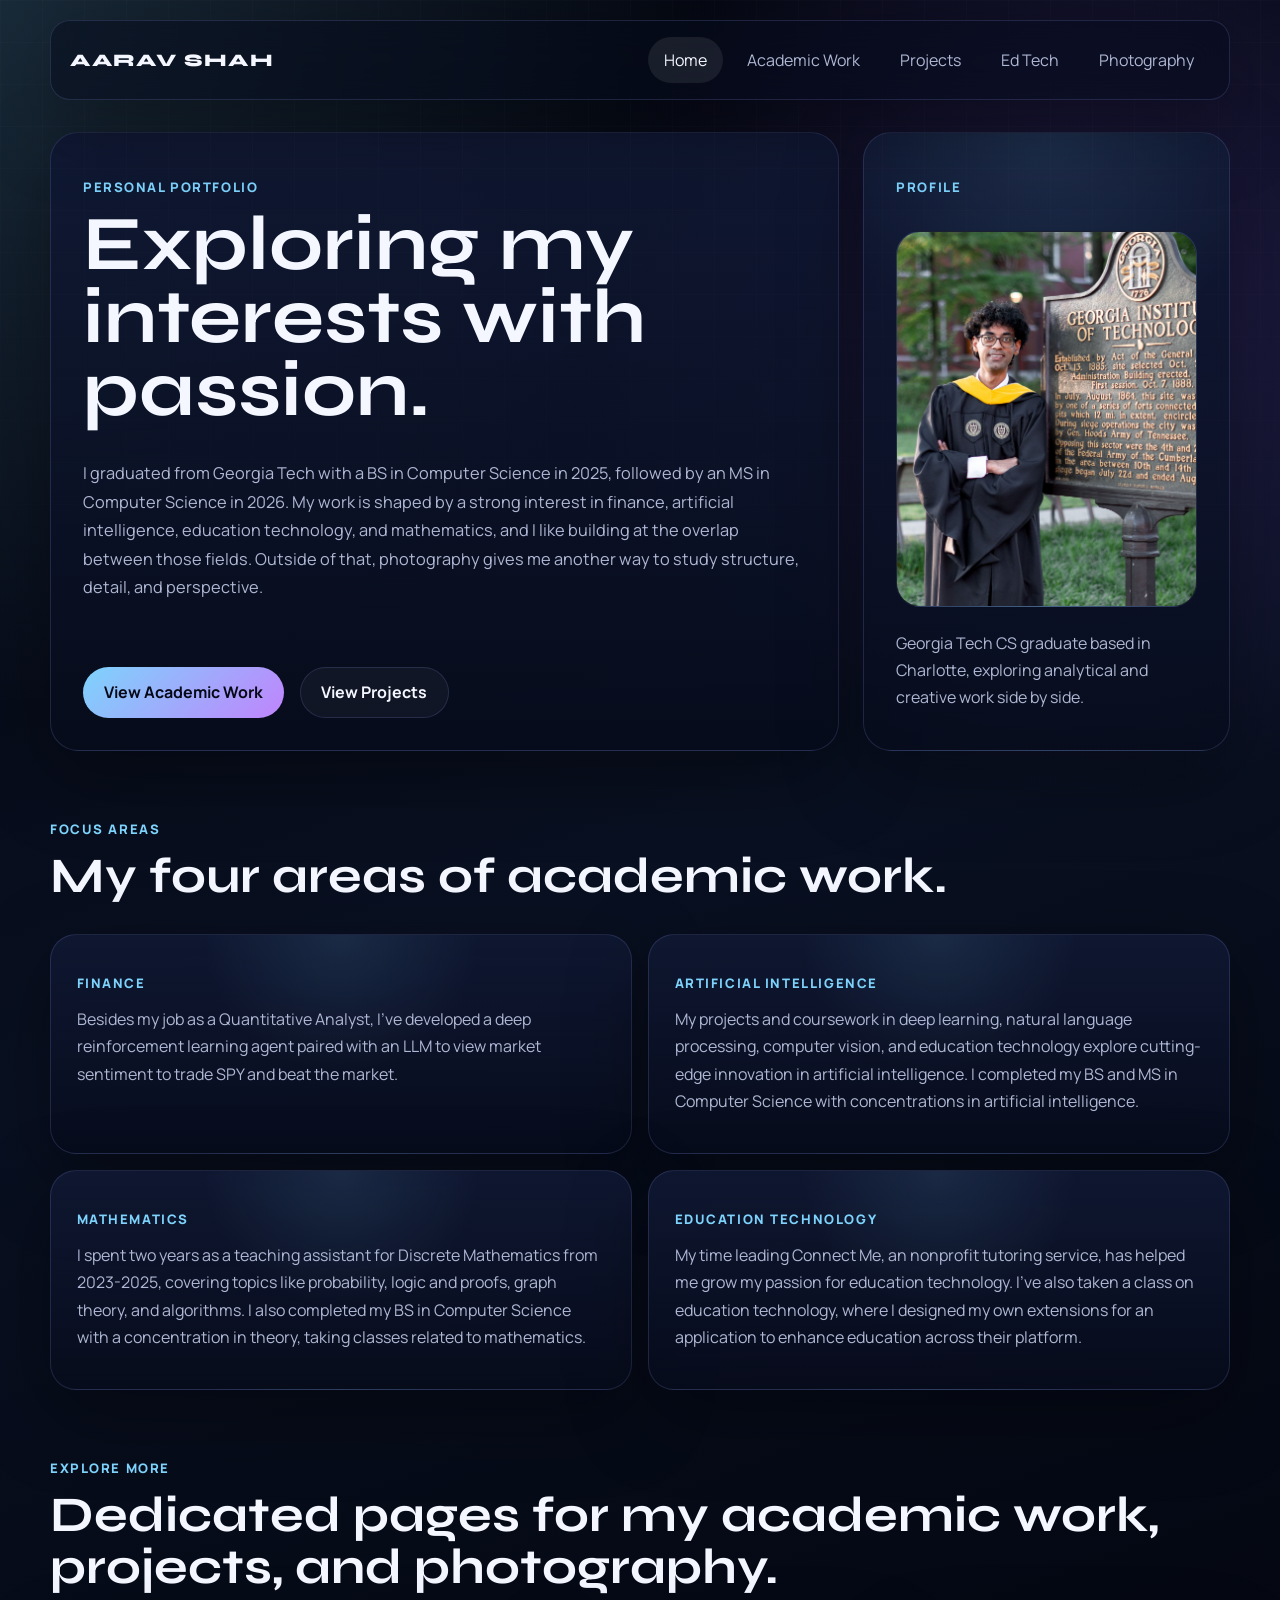
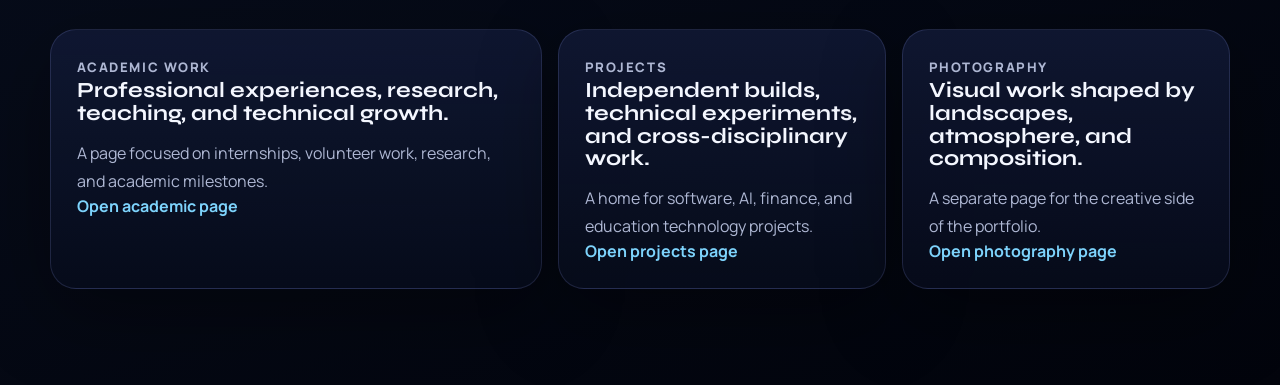
<file: index.html>
<!DOCTYPE html>
<html lang="en">
<head>
  <meta charset="UTF-8">
  <meta name="viewport" content="width=device-width, initial-scale=1.0">
  <title>Aarav Shah | Personal Portfolio</title>
  <meta
    name="description"
    content="Personal portfolio for Aarav Shah spanning computer science, finance, artificial intelligence, mathematics, and photography."
  >
  <link rel="preconnect" href="https://fonts.googleapis.com">
  <link rel="preconnect" href="https://fonts.gstatic.com" crossorigin>
  <link
    href="https://fonts.googleapis.com/css2?family=Manrope:wght@400;500;600;700;800&family=Syne:wght@500;700;800&display=swap"
    rel="stylesheet"
  >
  <link rel="stylesheet" href="styles.css">
</head>
<body>
  <div class="page-shell">
    <header class="site-header">
      <a class="brand" href="index.html">Aarav Shah</a>
      <nav class="site-nav" aria-label="Primary navigation">
        <a class="nav-link active" href="index.html">Home</a>
        <a class="nav-link" href="academic.html">Academic Work</a>
        <a class="nav-link" href="projects.html">Projects</a>
        <a class="nav-link" href="edtech.html">Ed Tech</a>
        <a class="nav-link" href="photography.html">Photography</a>
      </nav>
    </header>

    <main>
      <section class="hero personal-hero">
        <div class="hero-copy hero-copy-wide">
          <div class="hero-copy-body">
            <p class="eyebrow">Personal Portfolio</p>
            <h1>Exploring my interests with passion.</h1>
            <p class="hero-text">
              I graduated from Georgia Tech with a BS in Computer Science in 2025, followed by an MS in
              Computer Science in 2026. My work is shaped by a strong interest in finance, artificial
              intelligence, education technology, and mathematics, and I like building at the overlap between those fields.
              Outside of that, photography gives me another way to study structure, detail, and perspective.
            </p>
          </div>
          <div class="hero-actions hero-actions-bottom">
            <a class="button button-primary" href="academic.html">View Academic Work</a>
            <a class="button button-secondary" href="projects.html">View Projects</a>
          </div>
        </div>

        <aside class="headshot-card">
          <p class="eyebrow">Profile</p>
          <div class="headshot-frame">
            <img
              class="headshot-image"
              src="headshot.JPEG"
              alt="Headshot of Aarav Shah"
              onerror="this.style.display='none'; this.parentElement.classList.add('is-empty');"
            >
            <div class="headshot-placeholder" aria-hidden="true">
              <span>Add `headshot.JPEG` here</span>
            </div>
          </div>
          <p class="headshot-note">
            Georgia Tech CS graduate based in Charlotte, exploring analytical and creative work side by side.
          </p>
        </aside>
      </section>

      <section id="focus-areas" class="focus-bubbles-section">
        <div class="section-heading compact-heading">
          <div>
            <p class="eyebrow">Focus Areas</p>
            <h2>My four areas of academic work.</h2>
          </div>
        </div>

        <div class="focus-bubbles">
          <article class="focus-bubble">
            <p class="eyebrow">Finance</p>
            <p>Besides my job as a Quantitative Analyst, I've developed a deep reinforcement learning agent paired with an LLM to
              view market sentiment to trade SPY and beat the market.
            </p>
          </article>
          <article class="focus-bubble">
            <p class="eyebrow">Artificial Intelligence</p>
            <p>My projects and coursework in deep learning, natural language processing, computer vision, and education technology 
              explore cutting-edge innovation in artificial intelligence. I completed my BS and MS in Computer Science with 
              concentrations in artificial intelligence.
            </p>
          </article>
          <article class="focus-bubble">
            <p class="eyebrow">Mathematics</p>
            <p>I spent two years as a teaching assistant for Discrete Mathematics from 2023-2025, covering topics like probability,
              logic and proofs, graph theory, and algorithms. I also completed my BS in Computer Science with a concentration in 
              theory, taking classes related to mathematics.
            </p>
          </article>
          <article class="focus-bubble">
            <p class="eyebrow">Education Technology</p>
            <p>My time leading Connect Me, an nonprofit tutoring service, has helped me grow my passion for education technology.
              I've also taken a class on education technology, where I designed my own extensions for an application to enhance education
            across their platform. </p>
          </article>
        </div>
      </section>

      <section class="preview-grid-section">
        <div class="section-heading">
          <div>
            <p class="eyebrow">Explore More</p>
            <h2>Dedicated pages for my academic work, projects, and photography.</h2>
          </div>
        </div>

        <div class="work-preview-grid">
          <article class="preview-card preview-card-large">
            <p class="eyebrow">Academic Work</p>
            <h3>Professional experiences, research, teaching, and technical growth.</h3>
            <p>
              A page focused on internships, volunteer work, research, and academic milestones.
            </p>
            <a class="text-link" href="academic.html">Open academic page</a>
          </article>
          <article class="preview-card">
            <p class="eyebrow">Projects</p>
            <h3>Independent builds, technical experiments, and cross-disciplinary work.</h3>
            <p>
              A home for software, AI, finance, and education technology projects.
            </p>
            <a class="text-link" href="projects.html">Open projects page</a>
          </article>
          <article class="preview-card">
            <p class="eyebrow">Photography</p>
            <h3>Visual work shaped by landscapes, atmosphere, and composition.</h3>
            <p>
              A separate page for the creative side of the portfolio.
            </p>
            <a class="text-link" href="photography.html">Open photography page</a>
          </article>
        </div>
      </section>

      
    </main>
  </div>
</body>
</html>
</file>
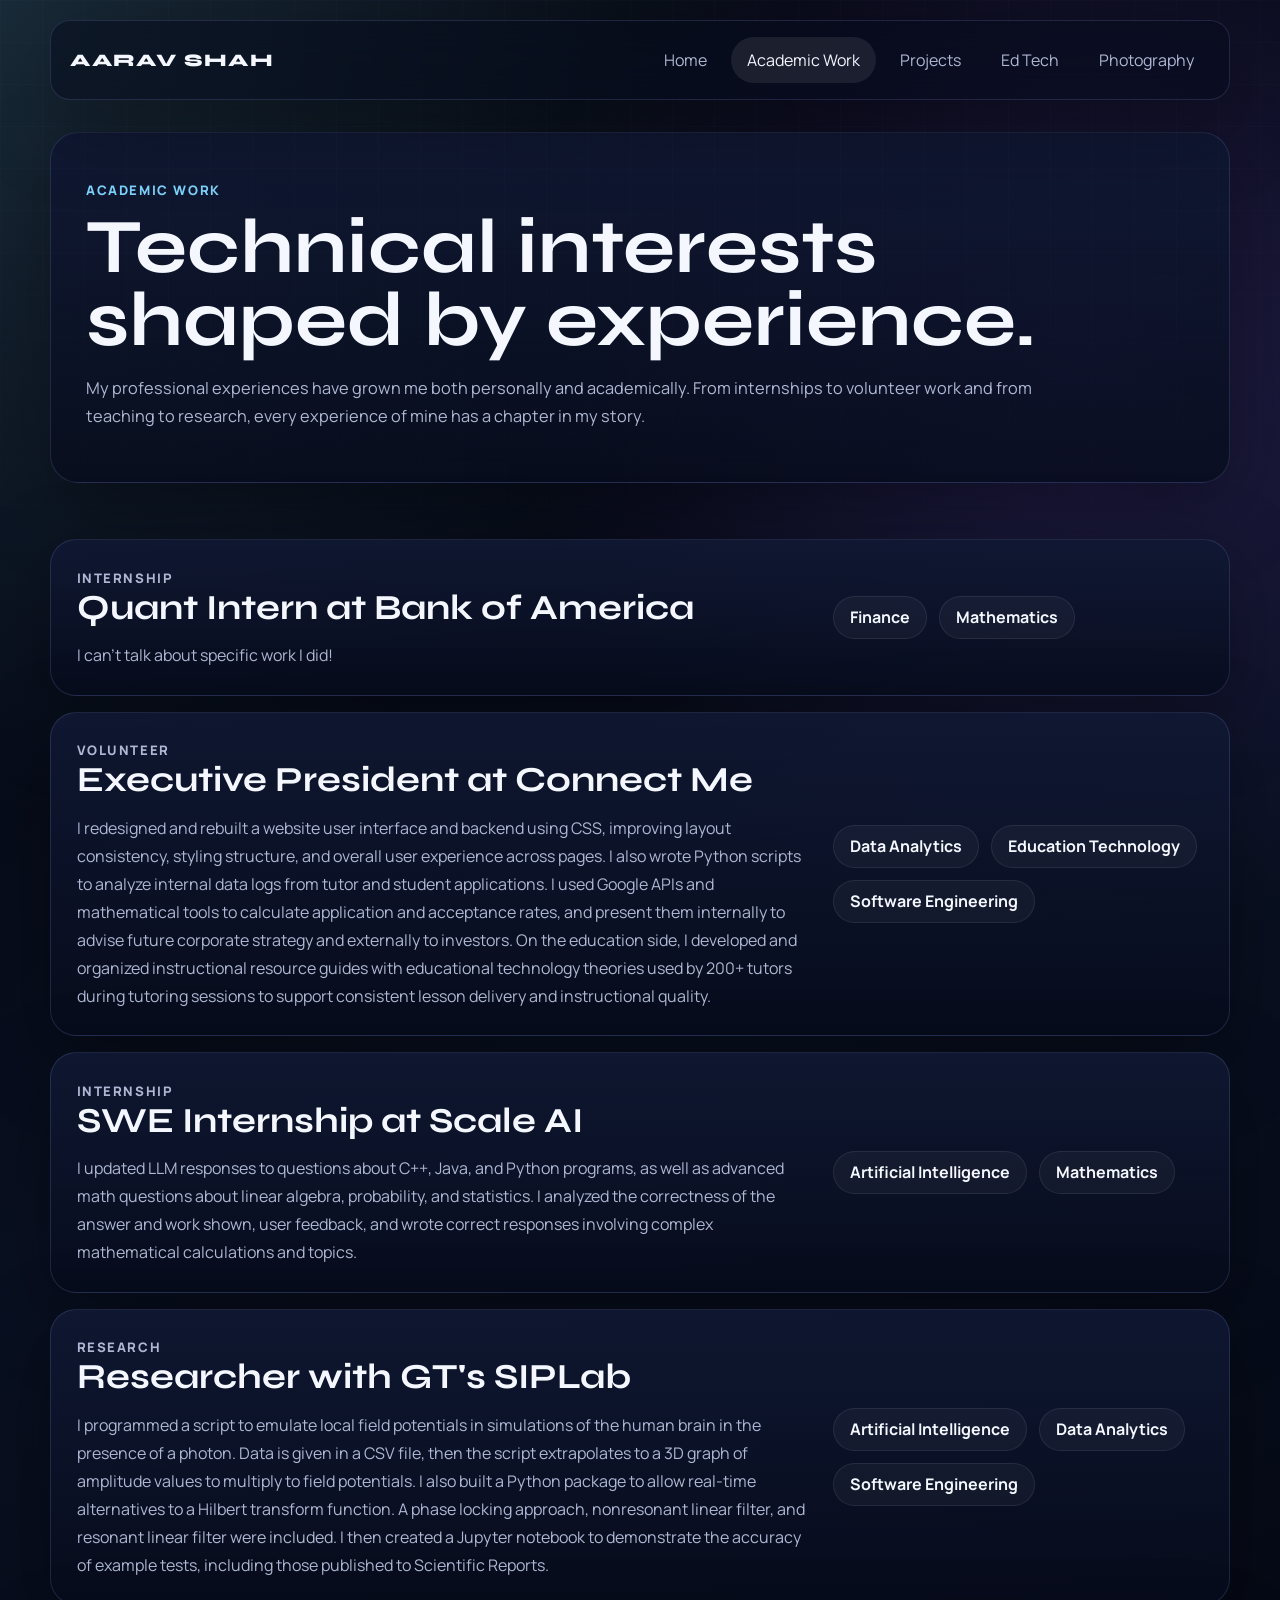
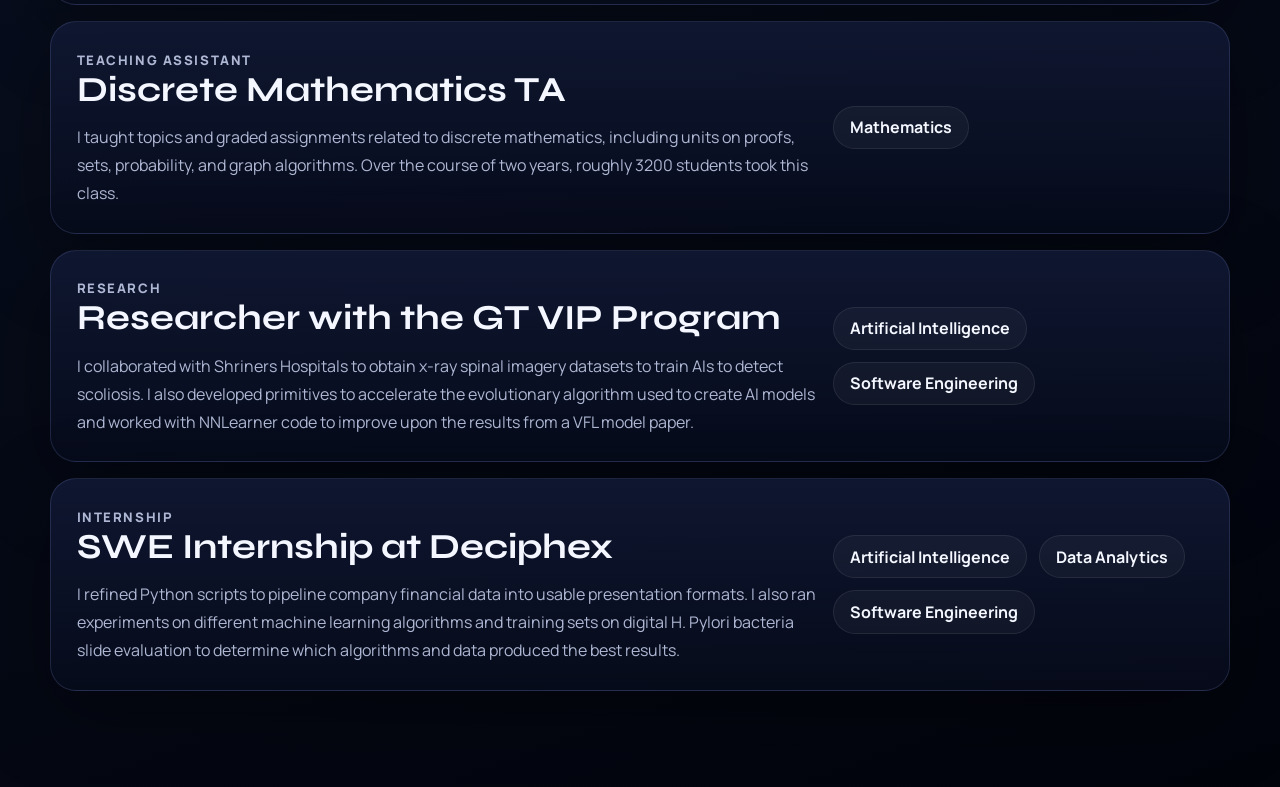
<file: academic.html>
<!DOCTYPE html>
<html lang="en">
<head>
  <meta charset="UTF-8">
  <meta name="viewport" content="width=device-width, initial-scale=1.0">
  <title>Academic Work | Aarav Shah</title>
  <meta
    name="description"
    content="Academic work and technical interests from Aarav Shah across computer science, finance, artificial intelligence, and mathematics."
  >
  <link rel="preconnect" href="https://fonts.googleapis.com">
  <link rel="preconnect" href="https://fonts.gstatic.com" crossorigin>
  <link
    href="https://fonts.googleapis.com/css2?family=Manrope:wght@400;500;600;700;800&family=Syne:wght@500;700;800&display=swap"
    rel="stylesheet"
  >
  <link rel="stylesheet" href="styles.css">
</head>
<body>
  <div class="page-shell">
    <header class="site-header">
      <a class="brand" href="index.html">Aarav Shah</a>
      <nav class="site-nav" aria-label="Primary navigation">
        <a class="nav-link" href="index.html">Home</a>
        <a class="nav-link active" href="academic.html">Academic Work</a>
        <a class="nav-link" href="projects.html">Projects</a>
        <a class="nav-link" href="edtech.html">Ed Tech</a>
        <a class="nav-link" href="photography.html">Photography</a>
      </nav>
    </header>

    <main>
      <section class="portfolio-hero portfolio-hero-expanded">
        <p class="eyebrow">Academic Work</p>
        <h1>Technical interests shaped by experience.</h1>
        <p class="hero-text academic-intro">
          My professional experiences have grown me both personally and academically. From internships to volunteer work and from teaching to 
          research, every experience of mine has a chapter in my story.
        </p>
      </section>

      <section class="work-stack">

        <article class="domain-card">
          <div class="domain-copy">
            <p class="eyebrow">Internship</p>
            <h2>Quant Intern at Bank of America</h2>
            <p>
              I can't talk about specific work I did!
            </p>
          </div>
          <div class="domain-tags">
            <span>Finance</span>
            <span>Mathematics</span>
          </div>
        </article>

        <article class="domain-card">
          <div class="domain-copy">
            <p class="eyebrow">Volunteer</p>
            <h2>Executive President at Connect Me</h2>
            <p>
              I redesigned and rebuilt a website user interface and backend using CSS, improving layout consistency, styling structure, and 
              overall user experience across pages. I also wrote Python scripts to analyze internal data logs from tutor and student applications. 
              I used Google APIs and mathematical tools to calculate application and acceptance rates, and present them internally to advise 
              future corporate strategy and externally to investors. On the education side, I developed and organized instructional resource 
              guides with educational technology theories used by 200+ tutors during tutoring sessions to support consistent lesson delivery and 
              instructional quality.
            </p>
          </div>
          <div class="domain-tags">
            <span>Data Analytics</span>
            <span>Education Technology</span>
            <span>Software Engineering</span>
          </div>
        </article>

        <article class="domain-card">
          <div class="domain-copy">
            <p class="eyebrow">Internship</p>
            <h2>SWE Internship at Scale AI</h2>
            <p>
              I updated LLM responses to questions about C++, Java, and Python programs, as well as advanced math questions about linear 
              algebra, probability, and statistics. I analyzed the correctness of the answer and work shown, user feedback, and wrote correct 
              responses involving complex mathematical calculations and topics.
            </p>
          </div>
          <div class="domain-tags">
            <span>Artificial Intelligence</span>
            <span>Mathematics</span>
          </div>
        </article>

        <article class="domain-card">
          <div class="domain-copy">
            <p class="eyebrow">Research</p>
            <h2>Researcher with GT's SIPLab</h2>
            <p>
              I programmed a script to emulate local field potentials in simulations of the human brain in the presence of a photon. 
              Data is given in a CSV file, then the script extrapolates to a 3D graph of amplitude values to multiply to field potentials. 
              I also built a Python package to allow real-time alternatives to a Hilbert transform function. A phase locking approach,
               nonresonant linear filter, and resonant linear filter were included. I then created a Jupyter notebook to demonstrate the 
               accuracy of example tests, including those published to Scientific Reports.
            </p>
          </div>
          <div class="domain-tags">
            <span>Artificial Intelligence</span>
            <span>Data Analytics</span>
            <span>Software Engineering</span>
          </div>
        </article>

        <article class="domain-card">
          <div class="domain-copy">
            <p class="eyebrow">Teaching Assistant</p>
            <h2>Discrete Mathematics TA</h2>
            <p>
              I taught topics and graded assignments related to discrete mathematics, including units on proofs, sets, probability, 
              and graph algorithms. Over the course of two years, roughly 3200 students took this class.
            </p>
          </div>
          <div class="domain-tags">
            <span>Mathematics</span>
          </div>
        </article>

        <article class="domain-card">
          <div class="domain-copy">
            <p class="eyebrow">Research</p>
            <h2>Researcher with the GT VIP Program</h2>
            <p>
              I collaborated with Shriners Hospitals to obtain x-ray spinal imagery datasets to train AIs to detect scoliosis. I also 
              developed primitives to accelerate the evolutionary algorithm used to create AI models and worked with NNLearner code 
              to improve upon the results from a VFL model paper.
            </p>
          </div>
          <div class="domain-tags">
            <span>Artificial Intelligence</span>
            <span>Software Engineering</span>
          </div>
        </article>

        <article class="domain-card">
          <div class="domain-copy">
            <p class="eyebrow">Internship</p>
            <h2>SWE Internship at Deciphex</h2>
            <p>
              I refined Python scripts to pipeline company financial data into usable presentation formats. I also ran experiments 
              on different machine learning algorithms and training sets on digital H. Pylori bacteria slide evaluation to determine 
              which algorithms and data produced the best results.
            </p>
          </div>
          <div class="domain-tags">
            <span>Artificial Intelligence</span>
            <span>Data Analytics</span>
            <span>Software Engineering</span>
          </div>
        </article>
        
      </section>
    </main>
  </div>
</body>
</html>
</file>
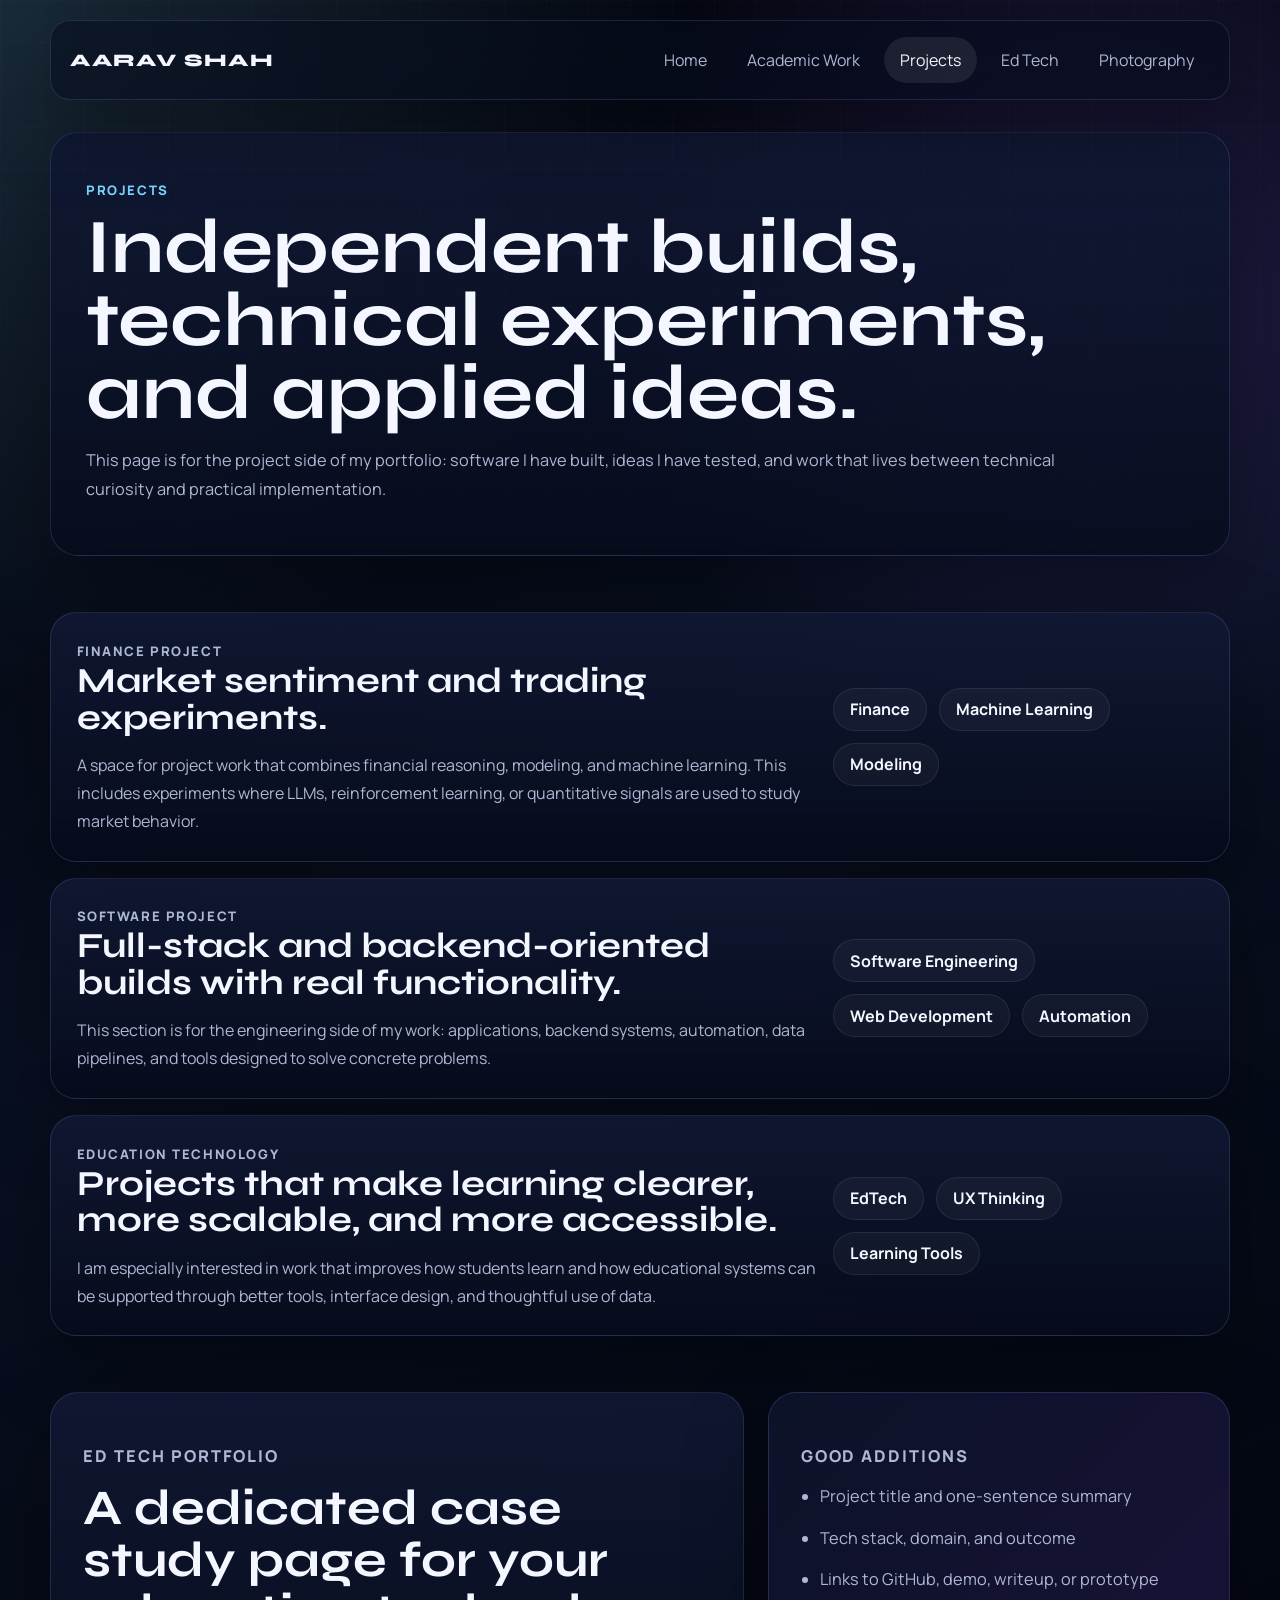
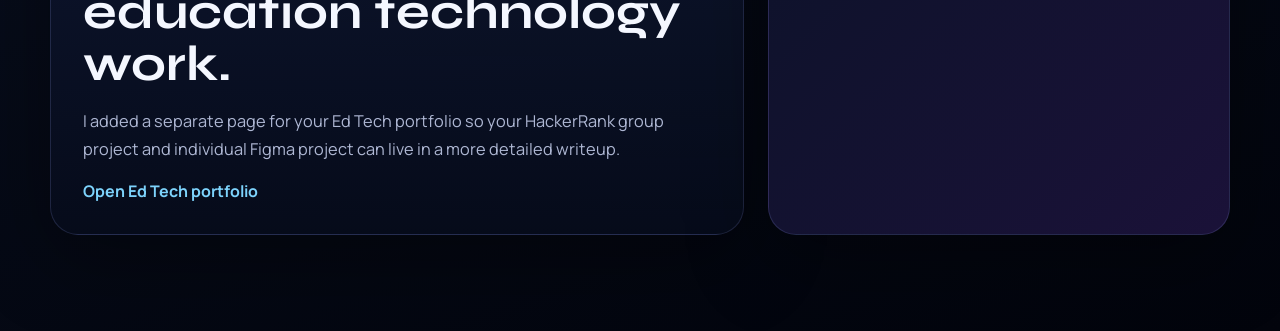
<file: projects.html>
<!DOCTYPE html>
<html lang="en">
<head>
  <meta charset="UTF-8">
  <meta name="viewport" content="width=device-width, initial-scale=1.0">
  <title>Projects | Aarav Shah</title>
  <meta
    name="description"
    content="Projects portfolio for Aarav Shah featuring technical builds, experiments, and independent work across software, AI, finance, and education technology."
  >
  <link rel="preconnect" href="https://fonts.googleapis.com">
  <link rel="preconnect" href="https://fonts.gstatic.com" crossorigin>
  <link
    href="https://fonts.googleapis.com/css2?family=Manrope:wght@400;500;600;700;800&family=Syne:wght@500;700;800&display=swap"
    rel="stylesheet"
  >
  <link rel="stylesheet" href="styles.css">
</head>
<body>
  <div class="page-shell">
    <header class="site-header">
      <a class="brand" href="index.html">Aarav Shah</a>
      <nav class="site-nav" aria-label="Primary navigation">
        <a class="nav-link" href="index.html">Home</a>
        <a class="nav-link" href="academic.html">Academic Work</a>
        <a class="nav-link active" href="projects.html">Projects</a>
        <a class="nav-link" href="edtech.html">Ed Tech</a>
        <a class="nav-link" href="photography.html">Photography</a>
      </nav>
    </header>

    <main>
      <section class="portfolio-hero portfolio-hero-expanded">
        <p class="eyebrow">Projects</p>
        <h1>Independent builds, technical experiments, and applied ideas.</h1>
        <p class="hero-text academic-intro">
          This page is for the project side of my portfolio: software I have built, ideas I have tested,
          and work that lives between technical curiosity and practical implementation.
        </p>
      </section>

      <section class="work-stack">
        <article class="domain-card">
          <div class="domain-copy">
            <p class="eyebrow">Finance Project</p>
            <h2>Market sentiment and trading experiments.</h2>
            <p>
              A space for project work that combines financial reasoning, modeling, and machine learning.
              This includes experiments where LLMs, reinforcement learning, or quantitative signals
              are used to study market behavior.
            </p>
          </div>
          <div class="domain-tags">
            <span>Finance</span>
            <span>Machine Learning</span>
            <span>Modeling</span>
          </div>
        </article>

        <article class="domain-card">
          <div class="domain-copy">
            <p class="eyebrow">Software Project</p>
            <h2>Full-stack and backend-oriented builds with real functionality.</h2>
            <p>
              This section is for the engineering side of my work: applications, backend systems,
              automation, data pipelines, and tools designed to solve concrete problems.
            </p>
          </div>
          <div class="domain-tags">
            <span>Software Engineering</span>
            <span>Web Development</span>
            <span>Automation</span>
          </div>
        </article>

        <article class="domain-card">
          <div class="domain-copy">
            <p class="eyebrow">Education Technology</p>
            <h2>Projects that make learning clearer, more scalable, and more accessible.</h2>
            <p>
              I am especially interested in work that improves how students learn and how educational
              systems can be supported through better tools, interface design, and thoughtful use of data.
            </p>
          </div>
          <div class="domain-tags">
            <span>EdTech</span>
            <span>UX Thinking</span>
            <span>Learning Tools</span>
          </div>
        </article>
      </section>

      <section class="section-grid portfolio-summary-grid">
        <article class="content-card">
          <p class="eyebrow">Ed Tech Portfolio</p>
          <h2>A dedicated case study page for your education technology work.</h2>
          <p>
            I added a separate page for your Ed Tech portfolio so your HackerRank group project and
            individual Figma project can live in a more detailed writeup.
          </p>
          <a class="text-link" href="edtech.html">Open Ed Tech portfolio</a>
        </article>

        <article class="content-card accent-card">
          <p class="eyebrow">Good Additions</p>
          <ul class="feature-list">
            <li>Project title and one-sentence summary</li>
            <li>Tech stack, domain, and outcome</li>
            <li>Links to GitHub, demo, writeup, or prototype</li>
          </ul>
        </article>
      </section>
    </main>
  </div>
</body>
</html>
</file>
<file: styles.css>
:root {
  --bg: #050816;
  --bg-soft: #0b1330;
  --panel: rgba(11, 18, 42, 0.72);
  --panel-strong: rgba(17, 26, 57, 0.92);
  --line: rgba(154, 170, 255, 0.16);
  --text: #f4f7ff;
  --muted: #aeb7d3;
  --accent: #7dd3fc;
  --accent-soft: #8b5cf6;
  --shadow: 0 24px 80px rgba(0, 0, 0, 0.35);
}

* {
  box-sizing: border-box;
}

html {
  scroll-behavior: smooth;
}

body {
  margin: 0;
  min-height: 100vh;
  font-family: "Manrope", sans-serif;
  color: var(--text);
  background:
    radial-gradient(circle at top left, rgba(125, 211, 252, 0.18), transparent 30%),
    radial-gradient(circle at 85% 15%, rgba(139, 92, 246, 0.2), transparent 25%),
    linear-gradient(160deg, #03050d 0%, #091021 45%, #02040c 100%);
}

body::before {
  content: "";
  position: fixed;
  inset: 0;
  background-image:
    linear-gradient(rgba(255, 255, 255, 0.03) 1px, transparent 1px),
    linear-gradient(90deg, rgba(255, 255, 255, 0.03) 1px, transparent 1px);
  background-size: 42px 42px;
  mask-image: linear-gradient(to bottom, rgba(0, 0, 0, 0.55), transparent 85%);
  pointer-events: none;
}

img {
  display: block;
  width: 100%;
}

a {
  color: inherit;
  text-decoration: none;
}

.page-shell {
  width: min(1180px, calc(100% - 2rem));
  margin: 0 auto;
  padding: 1.25rem 0 4rem;
}

main > section + section {
  padding-top: 1.5rem;
}

.site-header {
  position: sticky;
  top: 0;
  z-index: 10;
  display: flex;
  align-items: center;
  justify-content: space-between;
  gap: 1rem;
  padding: 1rem 1.2rem;
  margin: 0 0 2rem;
  backdrop-filter: blur(18px);
  background: rgba(6, 11, 28, 0.55);
  border: 1px solid var(--line);
  border-radius: 20px;
  box-shadow: var(--shadow);
}

.brand,
h1,
h2 {
  font-family: "Syne", sans-serif;
}

.brand {
  font-size: 1.1rem;
  font-weight: 800;
  letter-spacing: 0.08em;
  text-transform: uppercase;
}

.site-nav {
  display: flex;
  gap: 0.5rem;
}

.nav-link {
  padding: 0.75rem 1rem;
  border-radius: 999px;
  color: var(--muted);
  transition: 180ms ease;
}

.nav-link:hover,
.nav-link.active {
  color: var(--text);
  background: rgba(255, 255, 255, 0.08);
}

.hero,
.section-grid,
.portfolio-hero {
  margin-bottom: 2rem;
}

.hero {
  display: grid;
  grid-template-columns: 1.4fr 0.9fr;
  gap: 1.5rem;
  align-items: stretch;
}

.hero-showcase {
  grid-template-columns: minmax(0, 1.45fr) minmax(300px, 0.7fr);
  align-items: start;
}

.personal-hero {
  grid-template-columns: minmax(0, 1.55fr) minmax(290px, 0.72fr);
}

.hero-copy-wide {
  min-height: 34rem;
}

.hero-copy {
  display: grid;
  grid-template-rows: auto 1fr auto;
  height: 100%;
}

.hero-copy-body {
  display: block;
}

.hero-copy-body .hero-text {
  margin-top: 2rem;
}

.hero-copy,
.hero-panel,
.content-card,
.portfolio-hero,
.headshot-card {
  padding: 2rem;
  border: 1px solid var(--line);
  border-radius: 28px;
  background: linear-gradient(180deg, rgba(16, 24, 51, 0.92), rgba(7, 12, 28, 0.82));
  box-shadow: var(--shadow);
}

.hero-copy h1,
.portfolio-hero h1 {
  margin: 0 0 1rem;
  font-size: clamp(2.8rem, 6vw, 5.5rem);
  line-height: 0.95;
}

.hero-text,
.content-card p,
.feature-list {
  color: var(--muted);
  font-size: 1.02rem;
  line-height: 1.75;
}

.hero-copy .hero-text {
  max-width: 52rem;
}

.hero-actions {
  display: flex;
  flex-wrap: wrap;
  gap: 1rem;
  margin-top: 1.8rem;
}

.hero-actions-bottom {
  grid-row: 3;
  align-self: end;
  padding-top: 1.25rem;
}

.headshot-card {
  display: grid;
  gap: 1rem;
  background:
    radial-gradient(circle at top, rgba(125, 211, 252, 0.12), transparent 35%),
    linear-gradient(180deg, rgba(16, 24, 51, 0.92), rgba(7, 12, 28, 0.82));
}

.headshot-frame {
  position: relative;
  overflow: hidden;
  aspect-ratio: 4 / 5;
  border-radius: 24px;
  border: 1px solid rgba(255, 255, 255, 0.08);
  background:
    radial-gradient(circle at top, rgba(125, 211, 252, 0.28), transparent 35%),
    linear-gradient(180deg, rgba(27, 41, 81, 0.95), rgba(9, 14, 31, 1));
}

.headshot-image,
.headshot-placeholder {
  position: absolute;
  inset: 0;
  width: 100%;
  height: 100%;
}

.headshot-image {
  object-fit: cover;
}

.headshot-placeholder {
  display: grid;
  place-items: center;
  padding: 1.5rem;
  color: rgba(244, 247, 255, 0.68);
  text-align: center;
  font-weight: 700;
  letter-spacing: 0.04em;
  text-transform: uppercase;
}

.headshot-frame:not(.is-empty) .headshot-placeholder {
  display: none;
}

.headshot-note {
  margin: 0;
  color: var(--muted);
  line-height: 1.7;
}

.button {
  display: inline-flex;
  align-items: center;
  justify-content: center;
  min-height: 3.2rem;
  padding: 0.85rem 1.3rem;
  border-radius: 999px;
  font-weight: 700;
  transition: transform 180ms ease, background 180ms ease, border-color 180ms ease;
}

.button:hover,
.text-link:hover {
  transform: translateY(-2px);
}

.button-primary {
  background: linear-gradient(135deg, var(--accent), #c084fc);
  color: #050816;
}

.button-secondary {
  border: 1px solid var(--line);
  background: rgba(255, 255, 255, 0.04);
}

.hero-panel {
  display: grid;
  gap: 1rem;
}

.hero-stat-card {
  padding: 1.2rem;
  border-radius: 22px;
  background: linear-gradient(180deg, rgba(255, 255, 255, 0.06), rgba(255, 255, 255, 0.02));
  border: 1px solid rgba(255, 255, 255, 0.06);
}

.stat-label,
.eyebrow {
  display: inline-block;
  margin-bottom: 0.75rem;
  color: var(--accent);
  font-size: 0.82rem;
  font-weight: 800;
  letter-spacing: 0.12em;
  text-transform: uppercase;
}

.section-grid {
  display: grid;
  grid-template-columns: 1.2fr 0.8fr;
  gap: 1.5rem;
}

.compact-grid {
  align-items: stretch;
}

.portfolio-summary-grid {
  align-items: stretch;
}

.content-card h2,
.section-heading h2 {
  margin: 0 0 1rem;
  font-size: clamp(1.8rem, 4vw, 3.1rem);
  line-height: 1.05;
}

.accent-card {
  background: linear-gradient(135deg, rgba(12, 19, 41, 0.96), rgba(30, 20, 63, 0.88));
}

.feature-list {
  margin: 0;
  padding-left: 1.2rem;
}

.feature-list li + li {
  margin-top: 0.8rem;
}

.photo-section {
  padding: 1.2rem 0 0;
}

.section-heading {
  display: flex;
  align-items: end;
  justify-content: space-between;
  gap: 1rem;
  margin-bottom: 1.2rem;
}

.compact-heading {
  margin-bottom: 1rem;
}

.text-link {
  color: var(--accent);
  font-weight: 700;
}

.portfolio-grid,
.mosaic-grid {
  display: grid;
  grid-template-columns: repeat(3, minmax(0, 1fr));
  gap: 1rem;
}

.photo-grid {
  column-count: 3;
  column-gap: 1rem;
}

.focus-grid {
  display: grid;
  grid-template-columns: repeat(3, minmax(0, 1fr));
  gap: 1rem;
  margin-bottom: 2rem;
}

.focus-bubbles-section {
  margin-bottom: 2rem;
}

.focus-bubbles {
  display: grid;
  grid-template-columns: repeat(2, minmax(0, 1fr));
  gap: 1rem;
}

.focus-bubble {
  min-height: 220px;
  padding: 1.6rem;
  border: 1px solid var(--line);
  border-radius: 26px;
  background:
    radial-gradient(circle at top, rgba(125, 211, 252, 0.1), transparent 38%),
    linear-gradient(180deg, rgba(16, 24, 51, 0.92), rgba(7, 12, 28, 0.82));
  box-shadow: var(--shadow);
  display: flex;
  flex-direction: column;
  justify-content: flex-start;
  text-align: left;
}

.focus-bubble .eyebrow {
  margin-bottom: 0.9rem;
}

.focus-bubble p:last-child {
  margin: 0;
  color: var(--muted);
  line-height: 1.7;
}

.focus-card,
.preview-card,
.domain-card {
  padding: 1.6rem;
  border: 1px solid var(--line);
  border-radius: 26px;
  background: linear-gradient(180deg, rgba(16, 24, 51, 0.92), rgba(7, 12, 28, 0.82));
  box-shadow: var(--shadow);
}

.focus-card h2,
.preview-card h3,
.domain-copy h2 {
  margin: 0 0 0.9rem;
  font-family: "Syne", sans-serif;
  line-height: 1.05;
}

.focus-card h2,
.domain-copy h2 {
  font-size: clamp(1.5rem, 3vw, 2.2rem);
}

.preview-card h3 {
  font-size: 1.35rem;
}

.focus-card p,
.preview-card p,
.domain-copy p {
  margin: 0;
  color: var(--muted);
  line-height: 1.75;
}

.preview-grid-section {
  margin-bottom: 2rem;
}

.work-preview-grid {
  display: grid;
  grid-template-columns: 1.2fr 0.8fr 0.8fr;
  gap: 1rem;
}

.preview-card-large {
  min-height: 100%;
}

.portfolio-hero-expanded {
  padding: 2.2rem;
}

.work-stack {
  display: grid;
  gap: 1rem;
  margin-bottom: 2rem;
}

.domain-card {
  display: grid;
  grid-template-columns: minmax(0, 1.2fr) minmax(220px, 0.6fr);
  gap: 1rem;
  align-items: center;
}

.domain-card-full {
  grid-template-columns: 1fr;
}

.domain-tags {
  display: flex;
  flex-wrap: wrap;
  gap: 0.75rem;
  justify-content: flex-start;
}

.domain-tags span {
  display: inline-flex;
  align-items: center;
  min-height: 2.6rem;
  padding: 0.6rem 1rem;
  border-radius: 999px;
  border: 1px solid rgba(255, 255, 255, 0.08);
  background: rgba(255, 255, 255, 0.04);
  color: var(--text);
  font-weight: 700;
}

.case-study-images {
  display: grid;
  grid-template-columns: repeat(2, minmax(0, 1fr));
  gap: 1rem;
  margin-top: 1.5rem;
  align-items: start;
}

.case-study-images-single {
  grid-template-columns: 1fr;
  max-width: calc(50% - 0.5rem);
}

.case-study-image {
  margin: 0;
}

.case-study-media {
  width: 100%;
  min-height: 0;
  border: 1px solid rgba(154, 170, 255, 0.18);
  border-radius: 20px;
  object-fit: contain;
  background: rgba(255, 255, 255, 0.03);
  box-shadow: var(--shadow);
}

.case-study-image-placeholder {
  display: grid;
  place-items: center;
  min-height: 220px;
  padding: 1rem;
  border: 1px dashed rgba(154, 170, 255, 0.35);
  border-radius: 20px;
  background:
    linear-gradient(180deg, rgba(255, 255, 255, 0.04), rgba(255, 255, 255, 0.02)),
    linear-gradient(180deg, rgba(16, 24, 51, 0.55), rgba(7, 12, 28, 0.5));
  color: var(--muted);
  font-weight: 700;
  text-align: center;
}

.mosaic-grid {
  grid-auto-rows: minmax(220px, auto);
  margin-bottom: 2rem;
}

.photo-card {
  display: flex;
  flex-direction: column;
  overflow: hidden;
  width: 100%;
  margin: 0 0 1rem;
  break-inside: avoid;
  border-radius: 0 0 26px 26px;
  border: 1px solid var(--line);
  background: var(--panel-strong);
  box-shadow: var(--shadow);
}

.photo-frame {
  overflow: hidden;
}

.photo-card img {
  width: 100%;
  height: auto;
  object-fit: cover;
  transition: transform 240ms ease;
}

.photo-card:hover img {
  transform: scale(1.04);
}

.photo-card figcaption {
  padding: 1rem 1.1rem 1.2rem;
  font-weight: 700;
  line-height: 1.35;
}

.photo-card figcaption p {
  margin: 0.45rem 0 0;
  color: var(--muted);
  font-size: 0.95rem;
  font-weight: 500;
  line-height: 1.6;
}

.photo-card.tall {
  grid-row: auto;
}

.photo-card.wide {
  grid-column: auto;
}

.narrow {
  max-width: 720px;
}

.academic-intro {
  max-width: 980px;
}

@media (max-width: 900px) {
  .hero,
  .section-grid,
  .focus-grid,
  .focus-bubbles,
  .work-preview-grid,
  .portfolio-grid,
  .mosaic-grid {
    grid-template-columns: 1fr;
  }

  .photo-grid {
    column-count: 2;
  }

  .domain-card {
    grid-template-columns: 1fr;
  }

  .photo-card.tall,
  .photo-card.wide {
    grid-row: auto;
    grid-column: auto;
  }

  .focus-bubble {
    border-radius: 26px;
    min-height: 0;
  }

  .hero-copy h1,
  .portfolio-hero h1 {
    line-height: 1.02;
  }

  .section-heading {
    align-items: start;
    flex-direction: column;
  }
}

@media (max-width: 640px) {
  .photo-grid {
    column-count: 1;
  }

  .page-shell {
    width: min(100% - 1rem, 1180px);
    padding-top: 0.75rem;
  }

  .site-header {
    flex-direction: column;
    align-items: stretch;
  }

  .site-nav {
    justify-content: space-between;
  }

  .hero-copy,
  .hero-panel,
  .content-card,
  .portfolio-hero,
  .headshot-card {
    padding: 1.4rem;
    border-radius: 22px;
  }

  .hero-copy h1,
  .portfolio-hero h1 {
    font-size: clamp(2.3rem, 10vw, 4rem);
  }

  .hero-copy-wide {
    min-height: auto;
  }

  .button,
  .nav-link {
    width: 100%;
  }

  .hero-actions-bottom {
    padding-top: 1rem;
  }

  .case-study-images {
    grid-template-columns: 1fr;
  }

  .case-study-media {
    width: 100%;
  }
}
</file>
